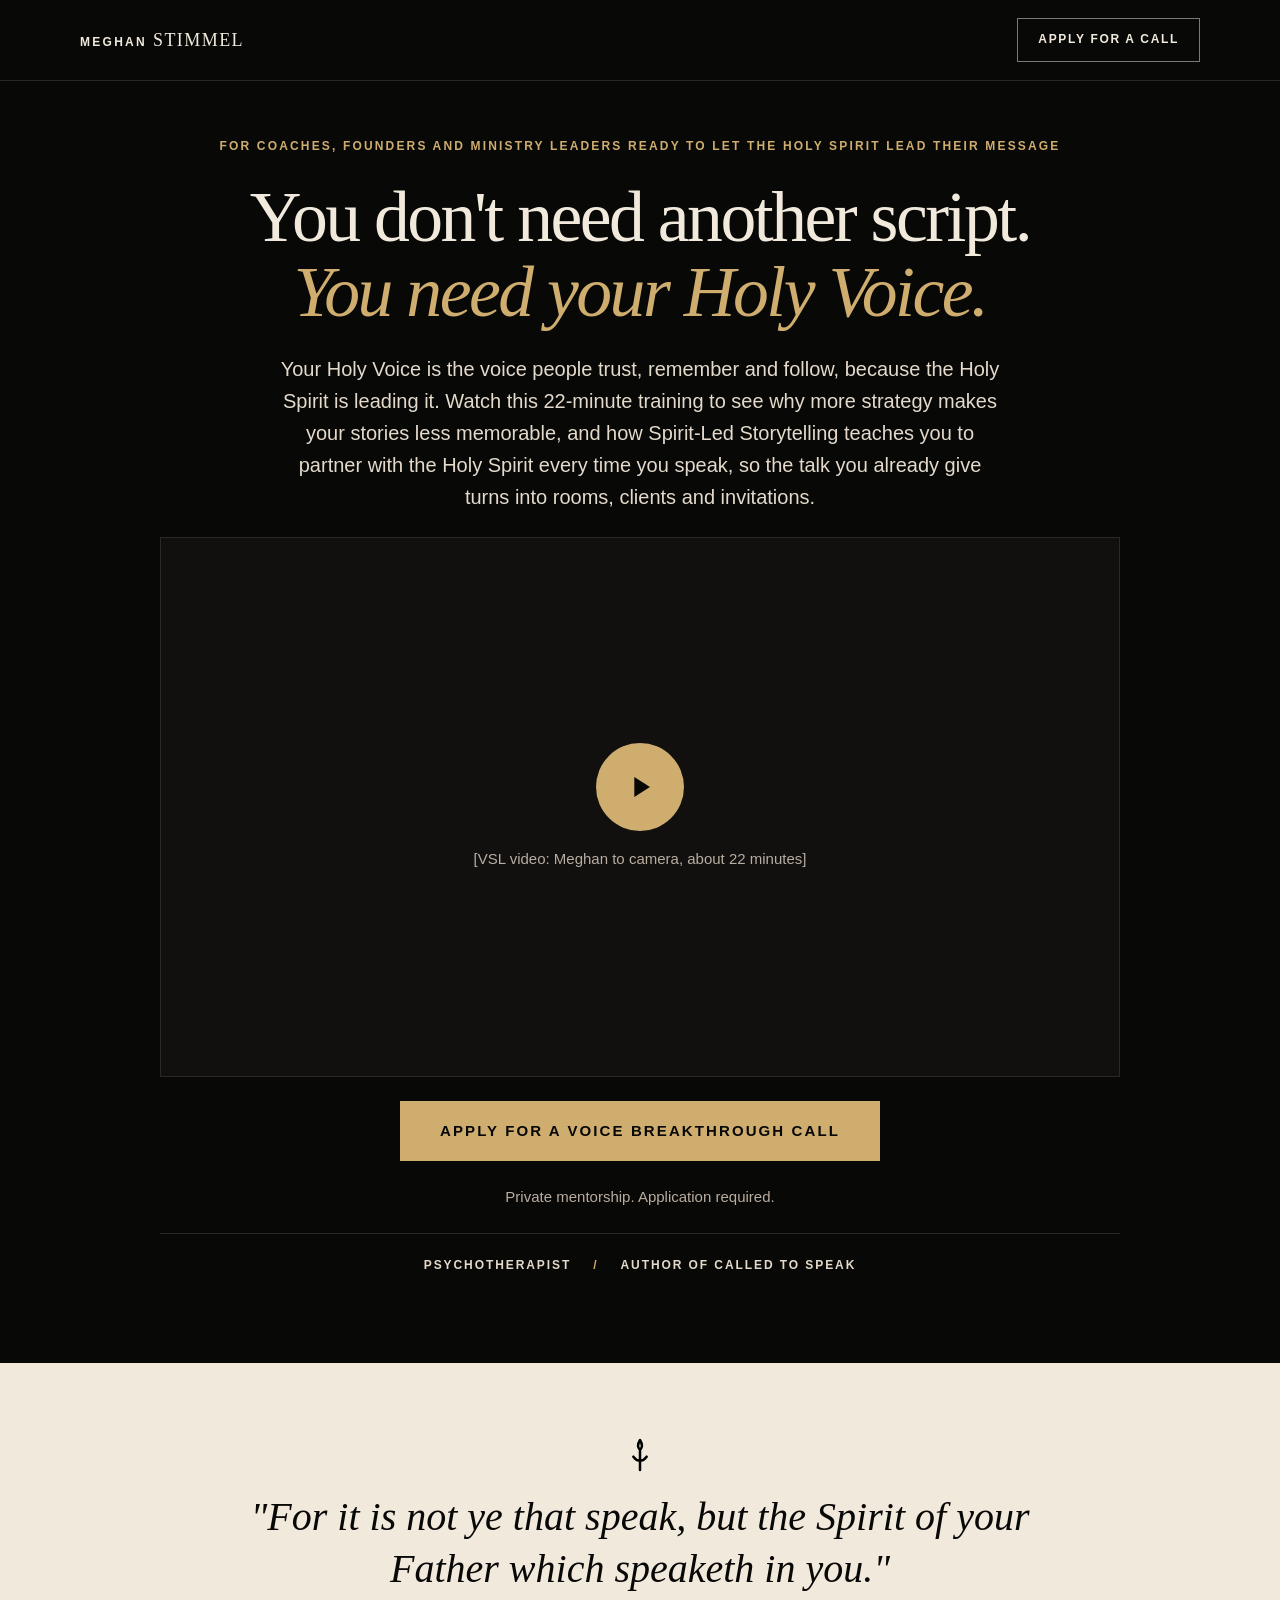
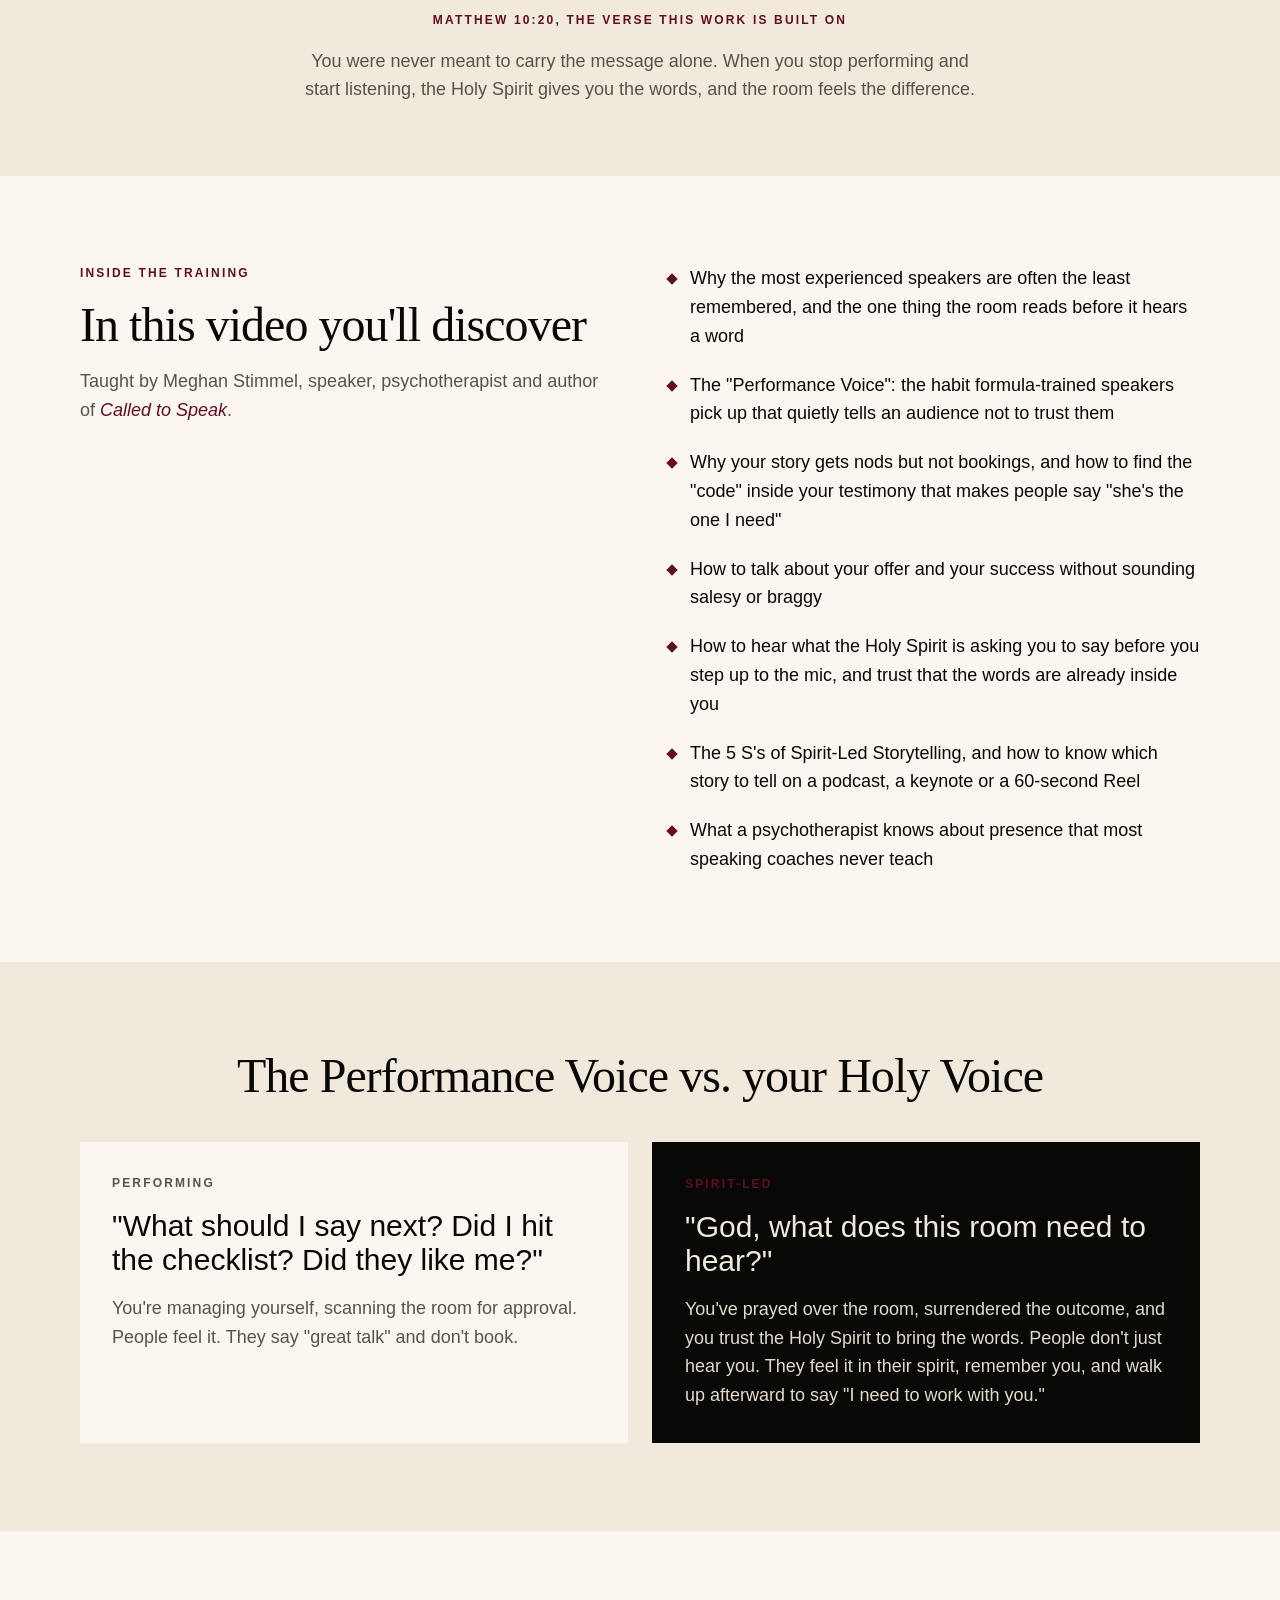
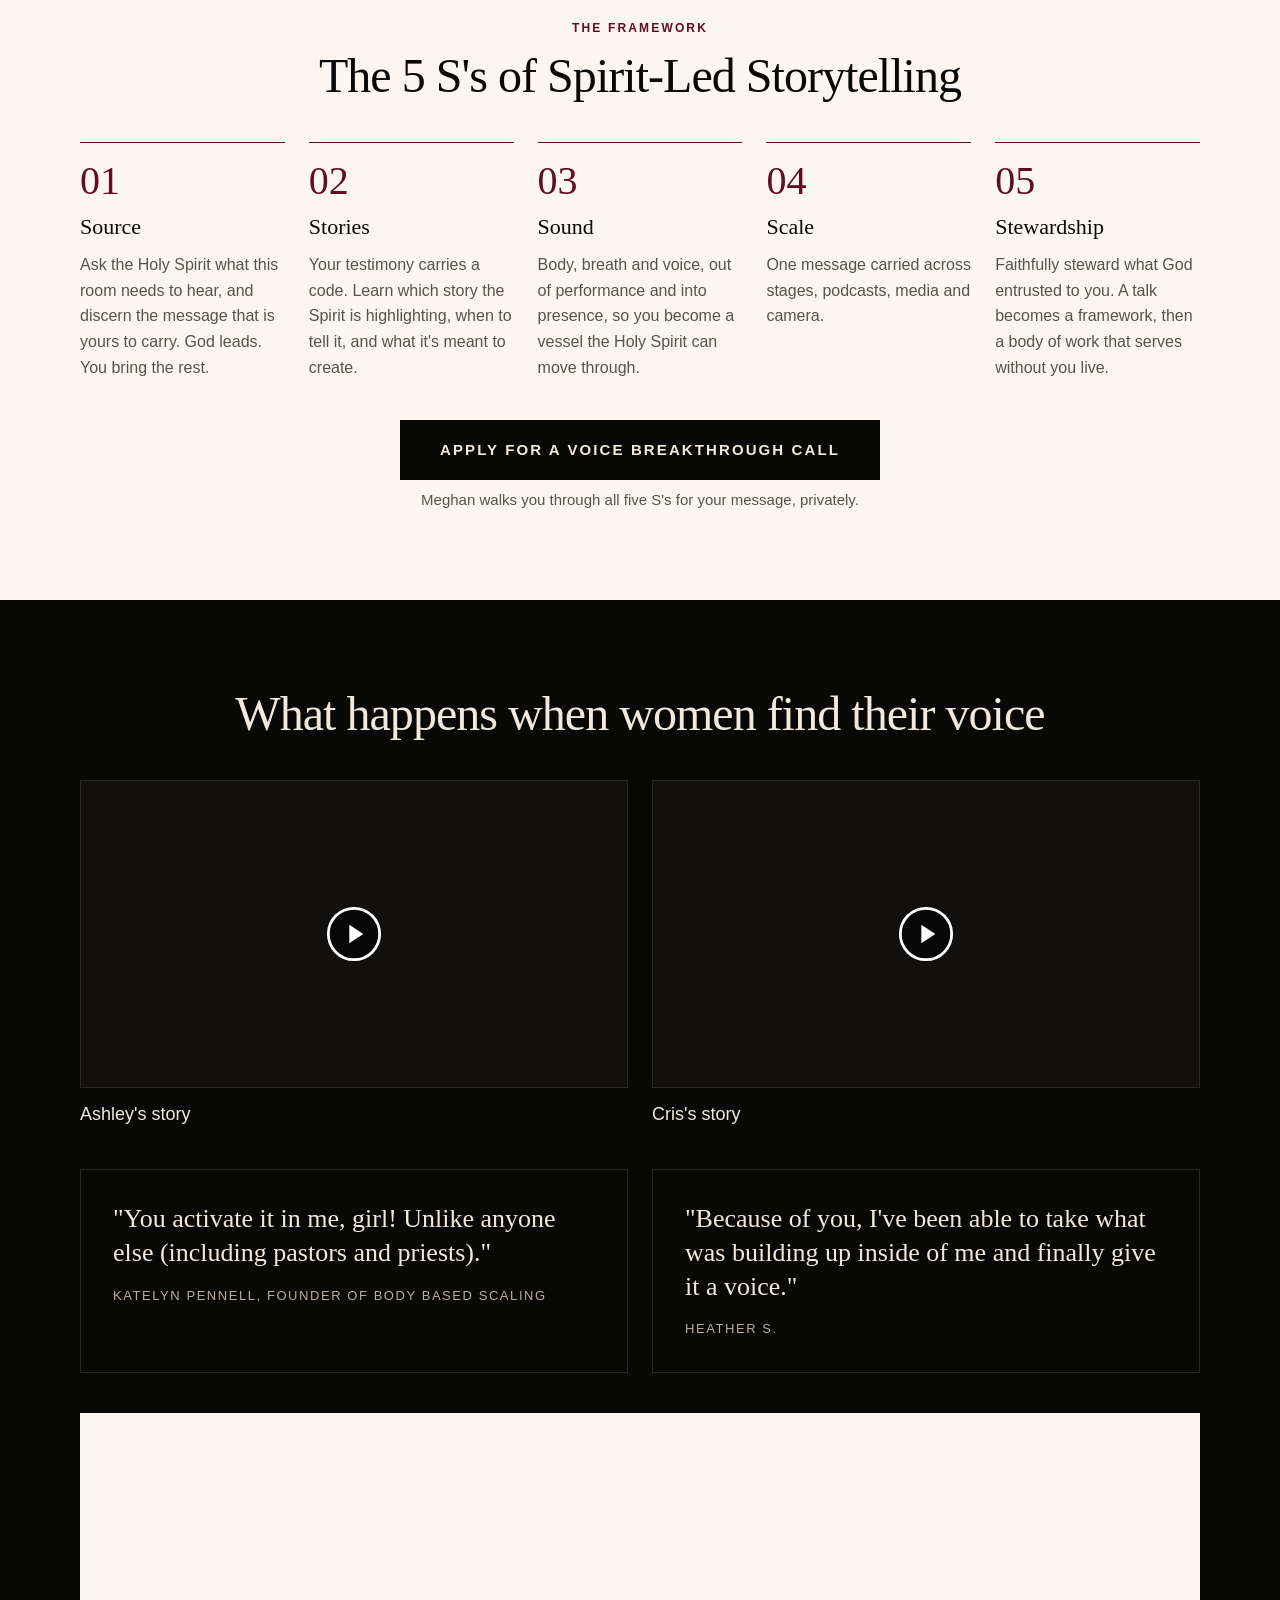
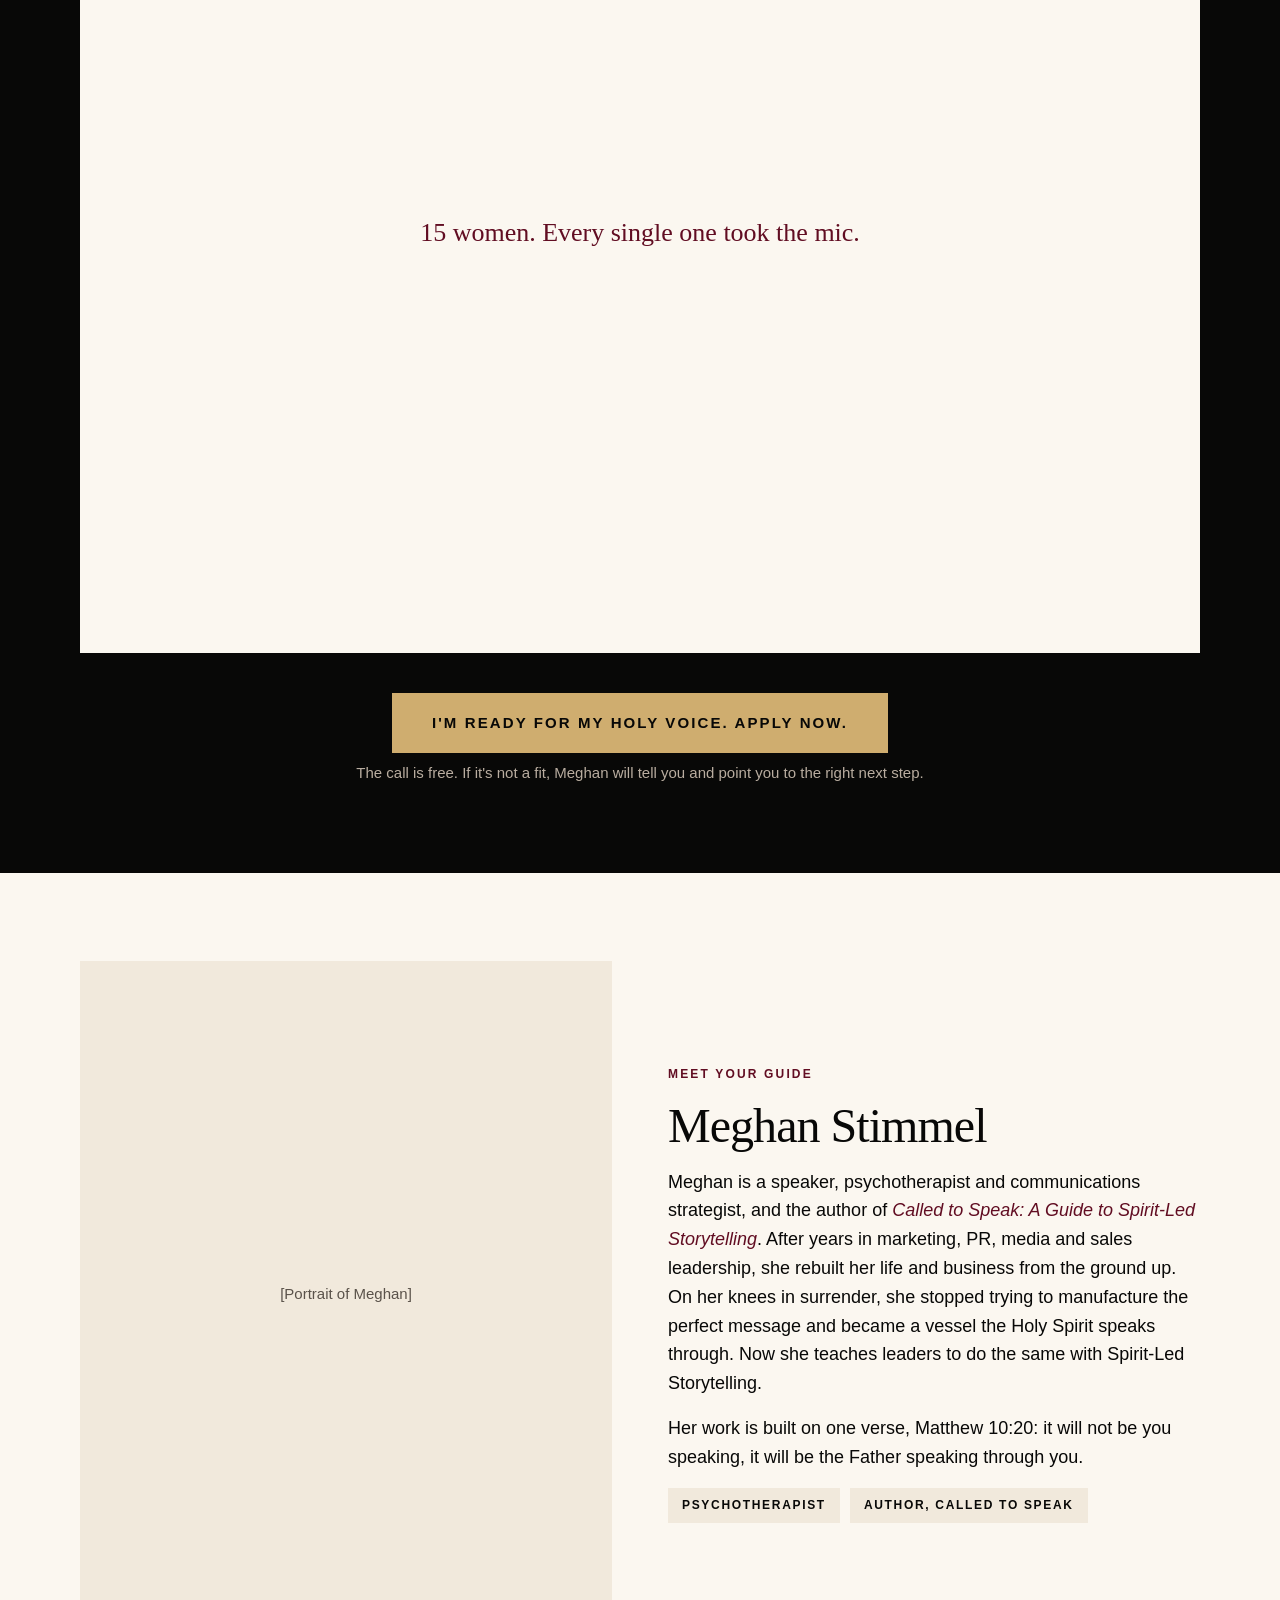
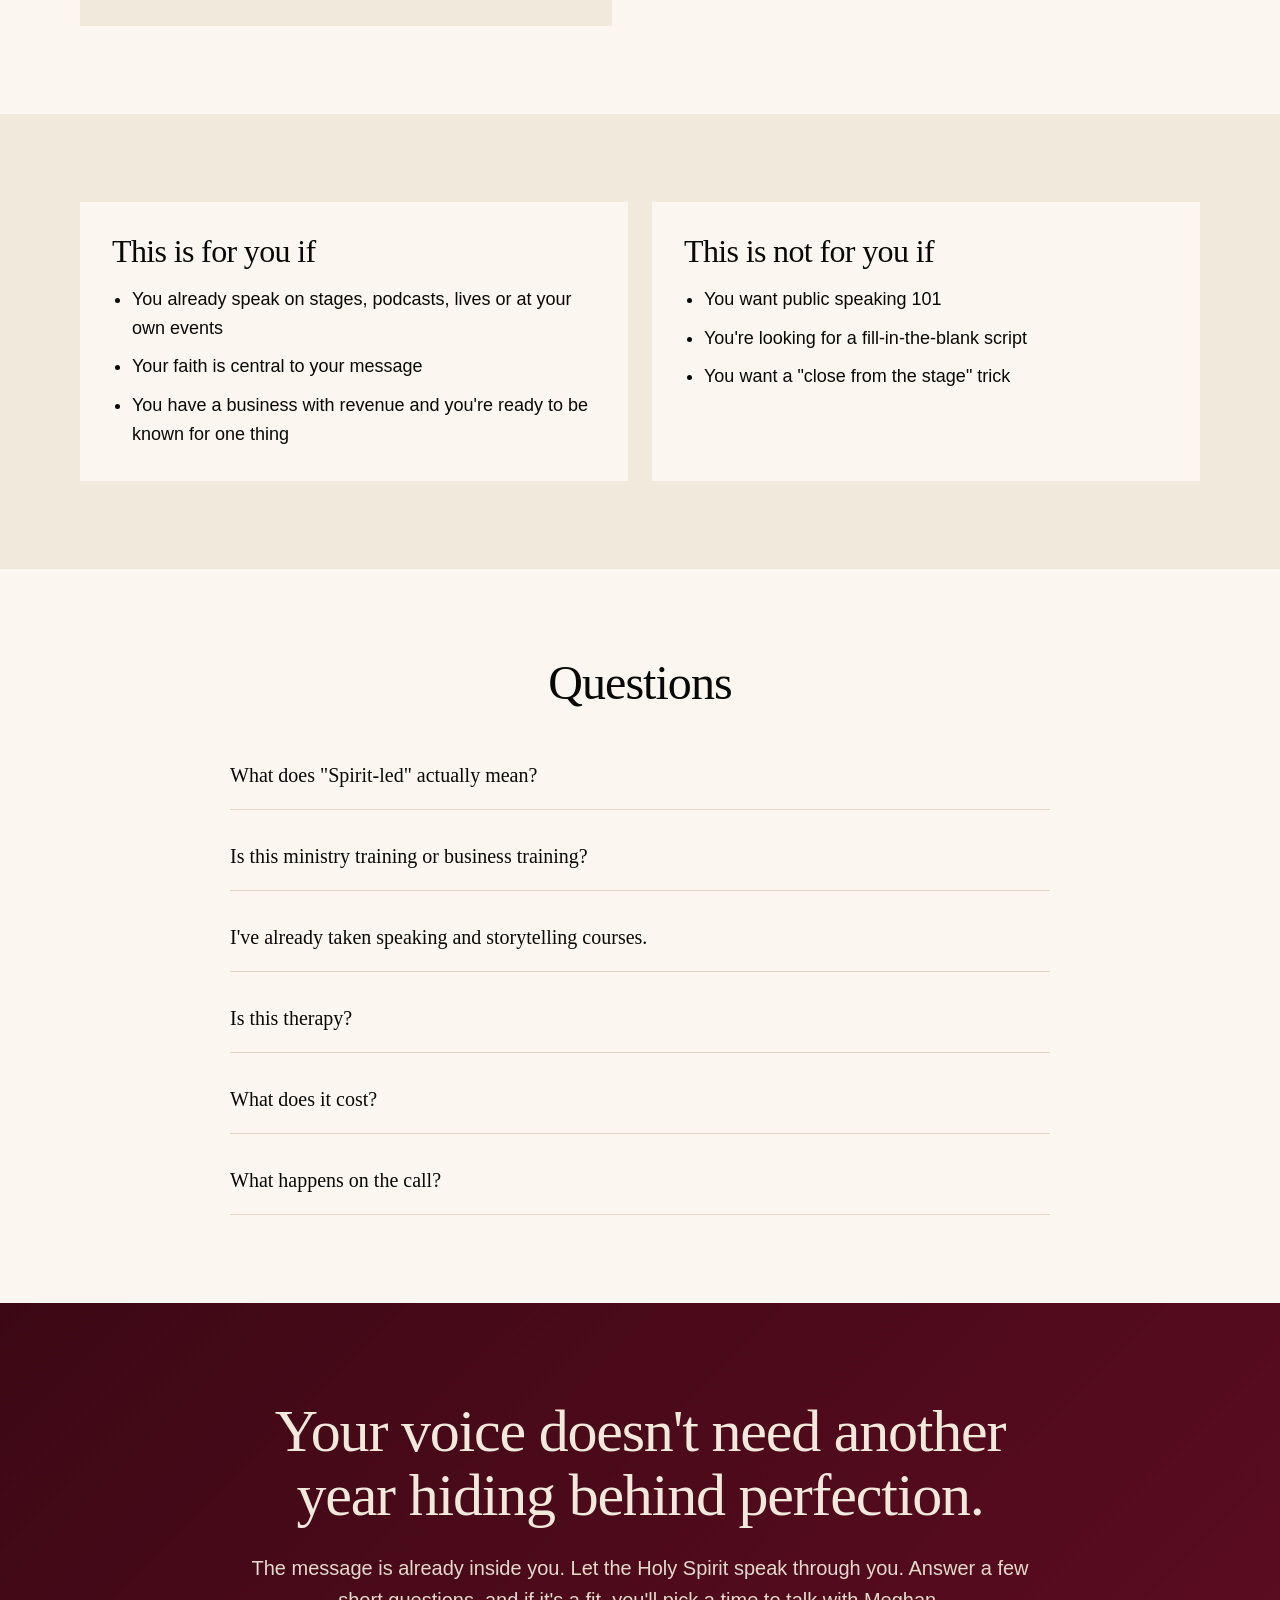
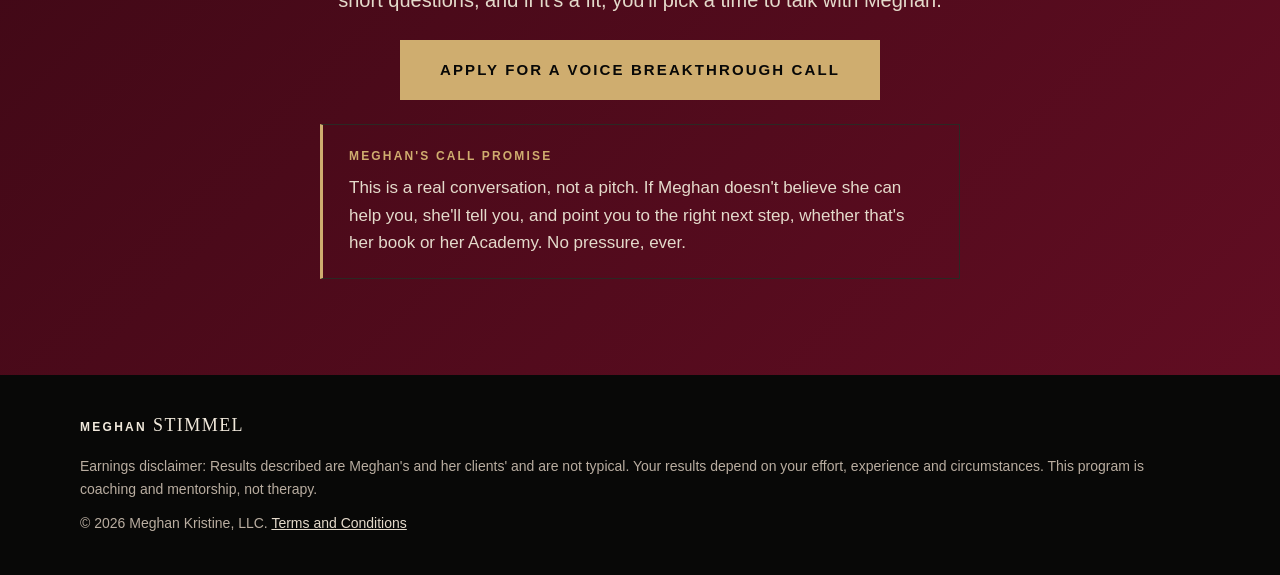
<file: index.html>
<!doctype html>
<html lang="en">
<head>
<meta charset="utf-8">
<meta name="viewport" content="width=device-width,initial-scale=1">
<meta name="robots" content="noindex,nofollow">
<title>Called to Speak: You don't need another script</title>
<link rel="stylesheet" href="assets/cts.css">
<script src="config.js"></script>
<script src="assets/cts.js" defer></script>
</head>
<body class="has-sticky">

<header class="hdr"><div class="wrap">
<span class="wordmark"><span>MEGHAN</span> STIMMEL</span>
<a class="btn ghost" href="apply/">Apply for a Call</a>
</div></header>

<section class="dark sec" style="padding-top:56px">
<div class="wrap col c g24" style="max-width:960px">
<p class="eyebrow">For coaches, founders and ministry leaders ready to let the Holy Spirit lead their message</p>
<h1>You don't need another script.<br><em>You need your Holy Voice.</em></h1>
<p class="lead" style="max-width:720px">Your Holy Voice is the voice people trust, remember and follow, because the Holy Spirit is leading it. Watch this 22-minute training to see why more strategy makes your stories less memorable, and how Spirit-Led Storytelling teaches you to partner with the Holy Spirit every time you speak, so the talk you already give turns into rooms, clients and invitations.</p>
<div class="video" data-video="vslVideoUrl" data-label="VSL video: Meghan to camera, about 22 minutes" role="region" aria-label="Training video"></div>
<a id="heroCta" class="btn lg" href="apply/">Apply for a Voice Breakthrough Call</a>
<p class="mute-d" style="font-size:15px">Private mentorship. Application required. <span data-cfg-text="scarcity" hidden></span></p>
<div class="cred"><span>Psychotherapist</span><i>/</i><span>Author of Called to Speak</span><span data-flag="showFox2" hidden><i>/</i> As seen on FOX 2 Detroit</span></div>
</div>
</section>

<section class="off sec" style="padding:72px 24px">
<figure class="wrap-s col c g16" style="max-width:880px">
<svg width="40" height="40" viewBox="0 0 24 24" aria-hidden="true"><path d="M12 3c-1.6 2.6-1.6 4.4 0 6c1.6-1.6 1.6-3.4 0-6z M12 9v12 M8 13c1.2 1.6 2.6 2.4 4 2.4s2.8-.8 4-2.4" fill="none" stroke="#000" stroke-width="1.5" stroke-linecap="round" stroke-linejoin="round"/></svg>
<blockquote style="font-family:var(--serif);font-style:italic;font-size:clamp(28px,3.4vw,40px);line-height:1.3">"For it is not ye that speak, but the Spirit of your Father which speaketh in you."</blockquote>
<figcaption class="eyebrow">Matthew 10:20, the verse this work is built on</figcaption>
<p class="mute" style="max-width:680px">You were never meant to carry the message alone. When you stop performing and start listening, the Holy Spirit gives you the words, and the room feels the difference.</p>
</figure>
</section>

<section class="sec">
<div class="wrap grid g2" style="gap:56px;align-items:start">
<div class="col g16">
<p class="eyebrow">Inside the training</p>
<h2>In this video you'll discover</h2>
<p class="mute">Taught by Meghan Stimmel, speaker, psychotherapist and author of <em>Called to Speak</em>.</p>
</div>
<ul class="bul">
<li><span>Why the most experienced speakers are often the least remembered, and the one thing the room reads before it hears a word</span></li>
<li><span>The "Performance Voice": the habit formula-trained speakers pick up that quietly tells an audience not to trust them</span></li>
<li><span>Why your story gets nods but not bookings, and how to find the "code" inside your testimony that makes people say "she's the one I need"</span></li>
<li><span>How to talk about your offer and your success without sounding salesy or braggy</span></li>
<li><span>How to hear what the Holy Spirit is asking you to say before you step up to the mic, and trust that the words are already inside you</span></li>
<li><span>The 5 S's of Spirit-Led Storytelling, and how to know which story to tell on a podcast, a keynote or a 60-second Reel</span></li>
<li><span>What a psychotherapist knows about presence that most speaking coaches never teach</span></li>
</ul>
</div>
</section>

<section class="off sec">
<div class="wrap col g40">
<h2 class="center">The Performance Voice vs. your Holy Voice</h2>
<div class="grid g3">
<div class="card col g16" style="background:var(--paper);border:0">
<p class="eyebrow mute">Performing</p>
<p style="font-size:30px;line-height:1.15">"What should I say next? Did I hit the checklist? Did they like me?"</p>
<p class="mute">You're managing yourself, scanning the room for approval. People feel it. They say "great talk" and don't book.</p>
</div>
<div class="card k col g16">
<p class="eyebrow">Spirit-led</p>
<p style="font-size:30px;line-height:1.15">"God, what does this room need to hear?"</p>
<p style="color:var(--t-dark)">You've prayed over the room, surrendered the outcome, and you trust the Holy Spirit to bring the words. People don't just hear you. They feel it in their spirit, remember you, and walk up afterward to say "I need to work with you."</p>
</div>
</div>
</div>
</section>

<section class="sec">
<div class="wrap col g40">
<div class="col c g12"><p class="eyebrow">The framework</p><h2>The 5 S's of Spirit-Led Storytelling</h2></div>
<div class="grid g5">
<div class="step"><b>01</b><strong>Source</strong><span>Ask the Holy Spirit what this room needs to hear, and discern the message that is yours to carry. God leads. You bring the rest.</span></div>
<div class="step"><b>02</b><strong>Stories</strong><span>Your testimony carries a code. Learn which story the Spirit is highlighting, when to tell it, and what it's meant to create.</span></div>
<div class="step"><b>03</b><strong>Sound</strong><span>Body, breath and voice, out of performance and into presence, so you become a vessel the Holy Spirit can move through.</span></div>
<div class="step"><b>04</b><strong>Scale</strong><span>One message carried across stages, podcasts, media and camera.</span></div>
<div class="step"><b>05</b><strong>Stewardship</strong><span>Faithfully steward what God entrusted to you. A talk becomes a framework, then a body of work that serves without you live.</span></div>
</div>
<div class="col c g8"><a class="btn blk lg" href="apply/">Apply for a Voice Breakthrough Call</a><p class="mute" style="font-size:15px">Meghan walks you through all five S's for your message, privately.</p></div>
</div>
</section>

<section class="dark sec">
<div class="wrap col g40">
<h2 class="center">What happens when women find their voice</h2>
<div class="grid g3">
<a class="vcard" href="https://www.youtube.com/watch?v=fCd1F9HRjoc" rel="noopener" target="_blank"><div class="vthumb" style="background-image:url(https://i.ytimg.com/vi/fCd1F9HRjoc/hqdefault.jpg)"><svg width="56" height="56" viewBox="0 0 24 24" aria-hidden="true"><circle cx="12" cy="12" r="11" fill="rgba(0,0,0,.55)" stroke="#fff" stroke-width="1.2"/><path d="M10 8v8l6-4z" fill="#fff"/></svg></div><span style="font-weight:500">Ashley's story</span></a>
<a class="vcard" href="https://www.youtube.com/watch?v=Cmv8oIiAxOg" rel="noopener" target="_blank"><div class="vthumb" style="background-image:url(https://i.ytimg.com/vi/Cmv8oIiAxOg/hqdefault.jpg)"><svg width="56" height="56" viewBox="0 0 24 24" aria-hidden="true"><circle cx="12" cy="12" r="11" fill="rgba(0,0,0,.55)" stroke="#fff" stroke-width="1.2"/><path d="M10 8v8l6-4z" fill="#fff"/></svg></div><span style="font-weight:500">Cris's story</span></a>
</div>
<div class="grid g3">
<figure class="card col g16"><blockquote class="quote">"You activate it in me, girl! Unlike anyone else (including pastors and priests)."</blockquote><figcaption class="cap mute-d">Katelyn Pennell, founder of Body Based Scaling</figcaption></figure>
<figure class="card col g16"><blockquote class="quote">"Because of you, I've been able to take what was building up inside of me and finally give it a voice."</blockquote><figcaption class="cap mute-d">Heather S.</figcaption></figure>
</div>
<div class="grid g3" id="retreat">
<div style="aspect-ratio:4/3;border-radius:0;background:var(--paper);color:var(--wine);font-family:var(--serif);display:flex;align-items:center;justify-content:center;padding:24px;text-align:center;font-size:26px;line-height:1.15">15 women. Every single one took the mic.</div>
</div>
<div class="col c g8"><a class="btn lg" href="apply/">I'm ready for my Holy Voice. Apply now.</a><p class="mute-d" style="font-size:15px">The call is free. If it's not a fit, Meghan will tell you and point you to the right next step.</p></div>
</div>
</section>

<section class="sec">
<div class="wrap grid g2" style="gap:56px;align-items:center">
<div data-portrait role="img" aria-label="Portrait of Meghan" style="aspect-ratio:4/5;border-radius:0;background:var(--ivory) center/cover;display:flex;align-items:center;justify-content:center;color:var(--t-light);font-size:15px">[Portrait of Meghan]</div>
<div class="col g16">
<p class="eyebrow">Meet your guide</p>
<h2>Meghan Stimmel</h2>
<p>Meghan is a speaker, psychotherapist and communications strategist, and the author of <em>Called to Speak: A Guide to Spirit-Led Storytelling</em>. After years in marketing, PR, media and sales leadership, she rebuilt her life and business from the ground up. On her knees in surrender, she stopped trying to manufacture the perfect message and became a vessel the Holy Spirit speaks through. Now she teaches leaders to do the same with Spirit-Led Storytelling.</p>
<p>Her work is built on one verse, Matthew 10:20: it will not be you speaking, it will be the Father speaking through you.</p>
<div style="display:flex;flex-wrap:wrap;gap:10px"><span class="pill">Psychotherapist</span><span class="pill">Author, Called to Speak</span><span class="pill" data-flag="showFox2" hidden>As seen on FOX 2 Detroit</span><span class="pill" data-flag="showWotY" hidden>2025 Women of Birmingham</span></div>
</div>
</div>
</section>

<section class="off sec">
<div class="wrap grid g2">
<div class="card col g16" style="border:0"><h3>This is for you if</h3><ul class="chk"><li>You already speak on stages, podcasts, lives or at your own events</li><li>Your faith is central to your message</li><li>You have a business with revenue and you're ready to be known for one thing</li></ul></div>
<div class="card col g16" style="border:0"><h3>This is not for you if</h3><ul class="chk"><li>You want public speaking 101</li><li>You're looking for a fill-in-the-blank script</li><li>You want a "close from the stage" trick</li></ul></div>
</div>
</section>

<section class="sec">
<div class="wrap-s col g12" style="max-width:820px">
<h2 class="center" style="margin-bottom:20px">Questions</h2>
<details><summary>What does "Spirit-led" actually mean?</summary><p>It means you stop performing and start partnering with the Holy Spirit. You pray over the room, listen for what it needs, and trust that the words are already inside you. Then you bring the craft: story, voice and structure.</p></details>
<details><summary>Is this ministry training or business training?</summary><p>Both. Spirit-led does not mean strategy-free. God leads the message. You bring the rest.</p></details>
<details><summary>I've already taken speaking and storytelling courses.</summary><p>Most of Meghan's clients have. This isn't more information. It's private work on how you deliver it.</p></details>
<details><summary>Is this therapy?</summary><p>No. Meghan's psychotherapy training informs how she coaches, but this is a coaching and mentorship program.</p></details>
<details><summary>What does it cost?</summary><p>It's a premium, five-figure private mentorship. You'll go over everything on the call once you both know it's a fit.</p></details>
<details><summary>What happens on the call?</summary><p>A 45-minute conversation about where your voice is now, where it's going, and whether working together makes sense. If it doesn't, Meghan will point you to the right next step.</p></details>
</div>
</section>

<section class="wine sec" style="padding:96px 24px">
<div class="wrap-s col c g24" style="max-width:820px">
<h2 style="font-size:clamp(40px,5vw,60px)">Your voice doesn't need another year hiding behind perfection.</h2>
<p class="lead">The message is already inside you. Let the Holy Spirit speak through you. Answer a few short questions, and if it's a fit, you'll pick a time to talk with Meghan.</p>
<a class="btn lg" href="apply/">Apply for a Voice Breakthrough Call</a>
<div class="promise"><p class="eyebrow" style="font-weight:600">Meghan's call promise</p><p style="color:var(--t-dark);font-size:17px">This is a real conversation, not a pitch. If Meghan doesn't believe she can help you, she'll tell you, and point you to the right next step, whether that's her book or her Academy. No pressure, ever.</p></div>
</div>
</section>

<footer class="foot"><div class="wrap"><p class="foot-mark"><span class="wordmark"><span>MEGHAN</span> STIMMEL</span></p>
<p>Earnings disclaimer: Results described are Meghan's and her clients' and are not typical. Your results depend on your effort, experience and circumstances. This program is coaching and mentorship, not therapy.</p>
<p>&copy; 2026 Meghan Kristine, LLC. <a href="https://apricity.myflodesk.com/tnc">Terms and Conditions</a> <a data-privacy hidden>Privacy Policy</a></p>
</div></footer>

<div class="sticky" id="stickyBar"><a class="btn" href="apply/">Apply for a Voice Breakthrough Call</a></div>

<script src="assets/vsl-page.js" defer></script>
</body>
</html>
</file>
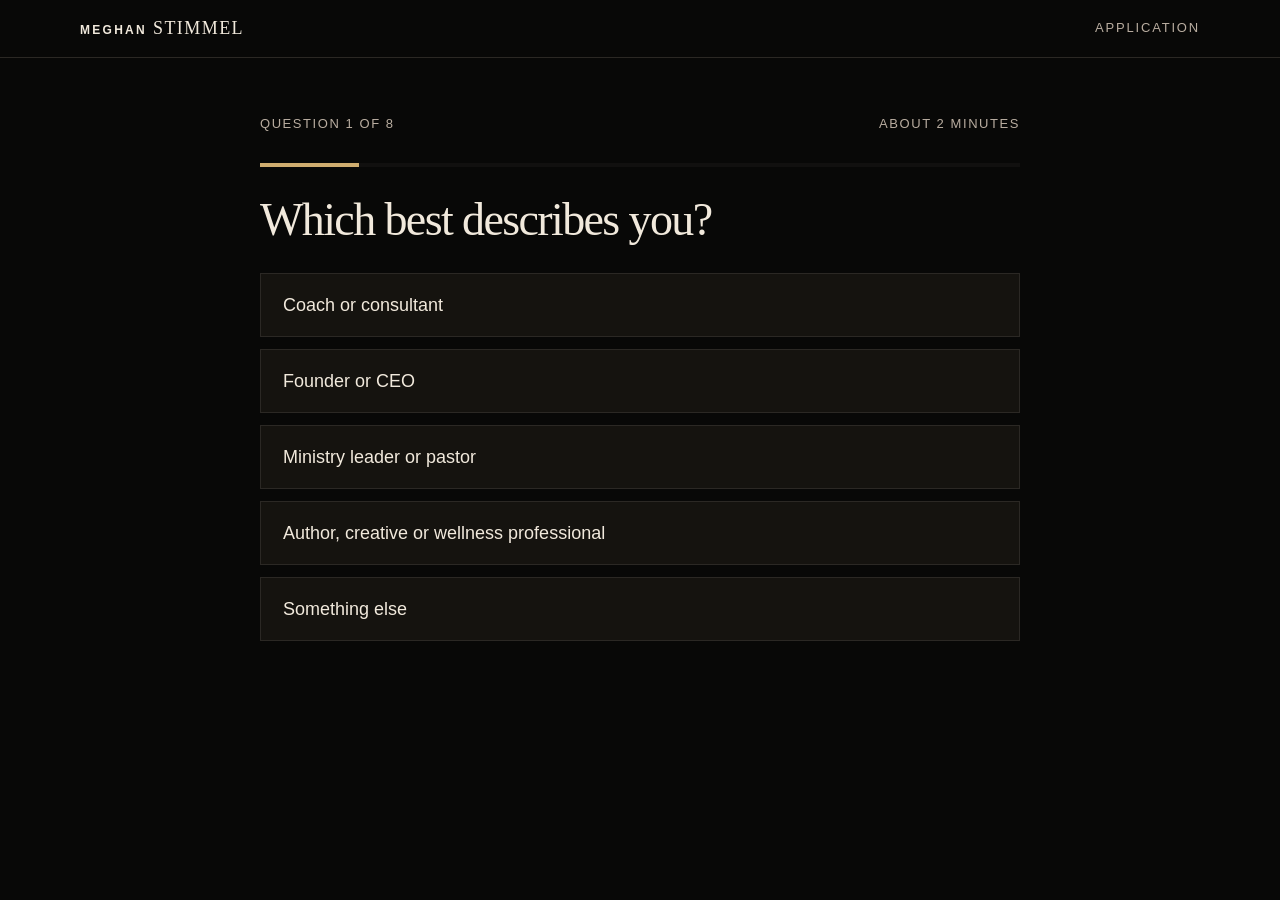
<file: apply/index.html>
<!doctype html>
<html lang="en">
<head>
<meta charset="utf-8">
<meta name="viewport" content="width=device-width,initial-scale=1">
<meta name="robots" content="noindex,nofollow">
<title>Called to Speak: Application</title>
<link rel="stylesheet" href="../assets/cts.css">
<script src="../config.js"></script>
<script src="../assets/cts.js" defer></script>
</head>
<body class="shell">
<header class="hdr line"><div class="wrap"><a class="wordmark" href="../"><span>MEGHAN</span> STIMMEL</a><span class="note" id="hdrNote">Application</span></div></header>
<main id="app" aria-live="polite"></main>
<script src="../assets/apply.js" defer></script>
</body>
</html>
</file>
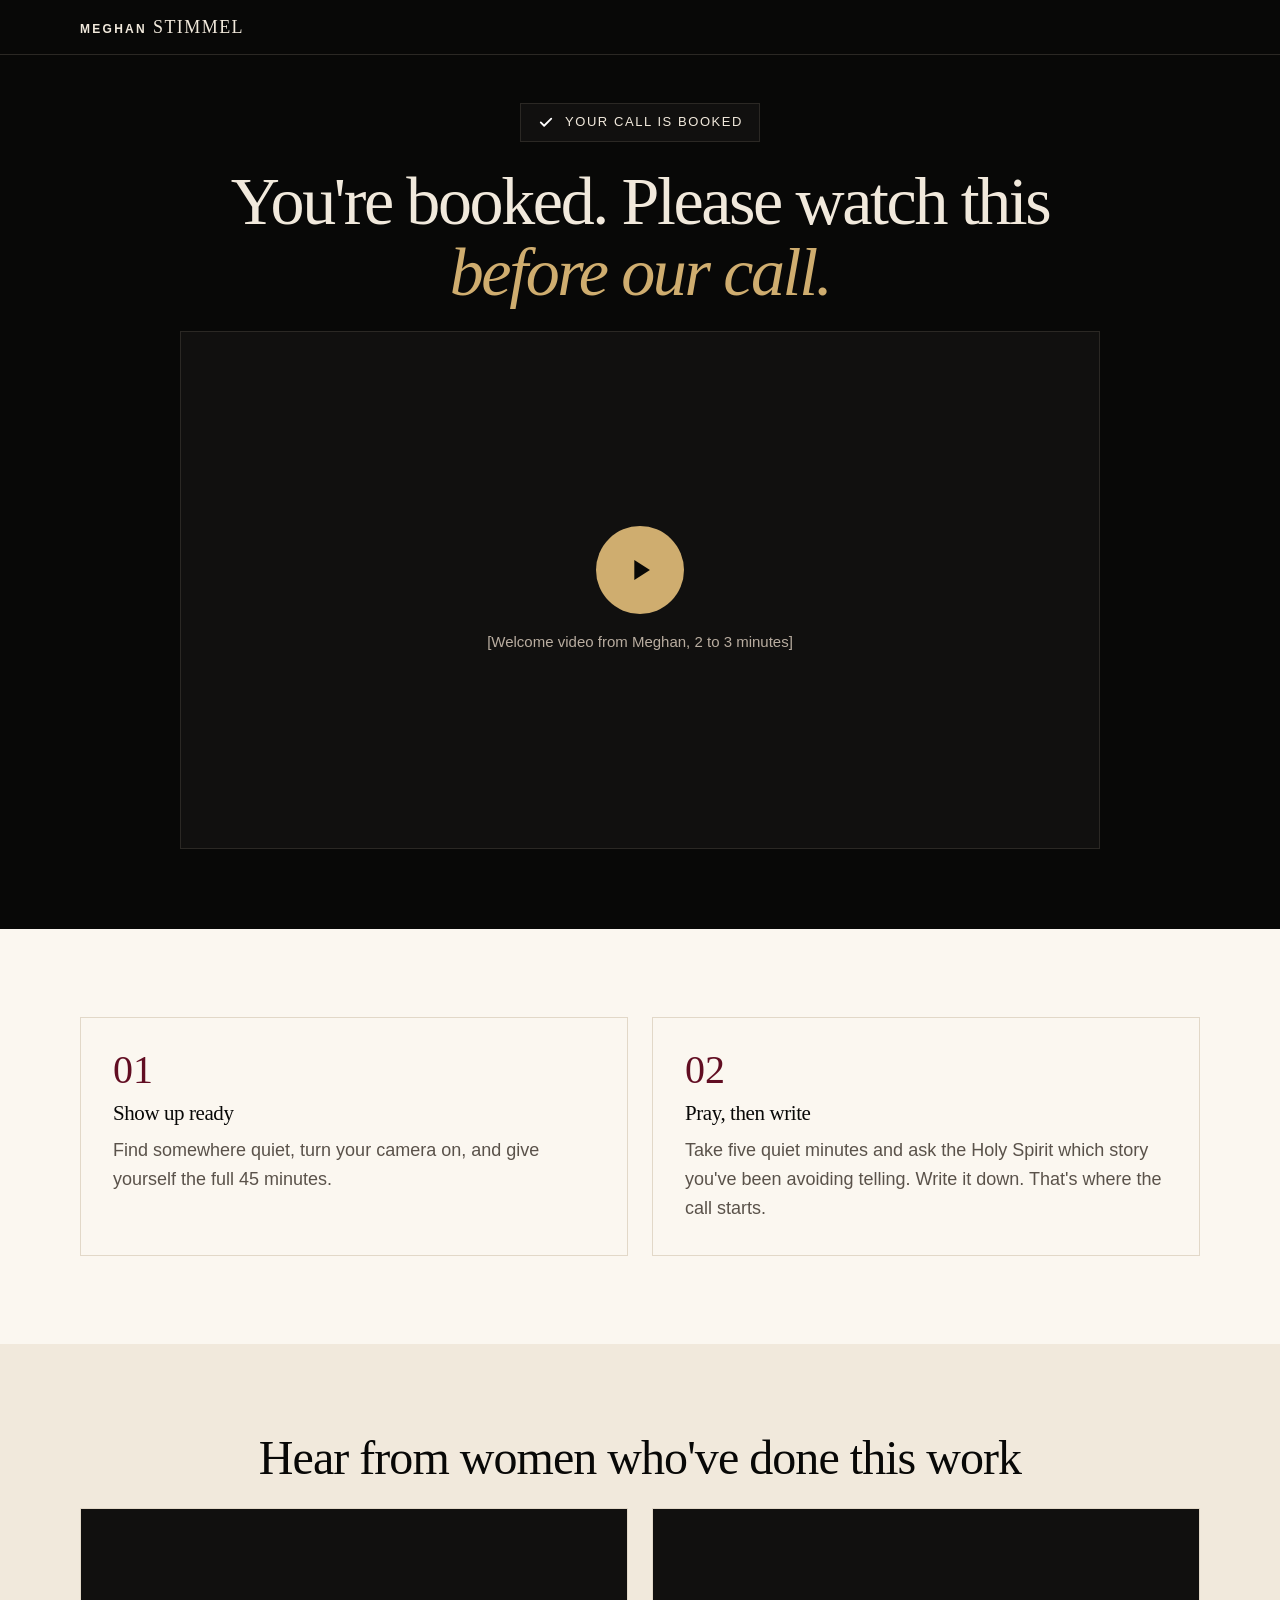
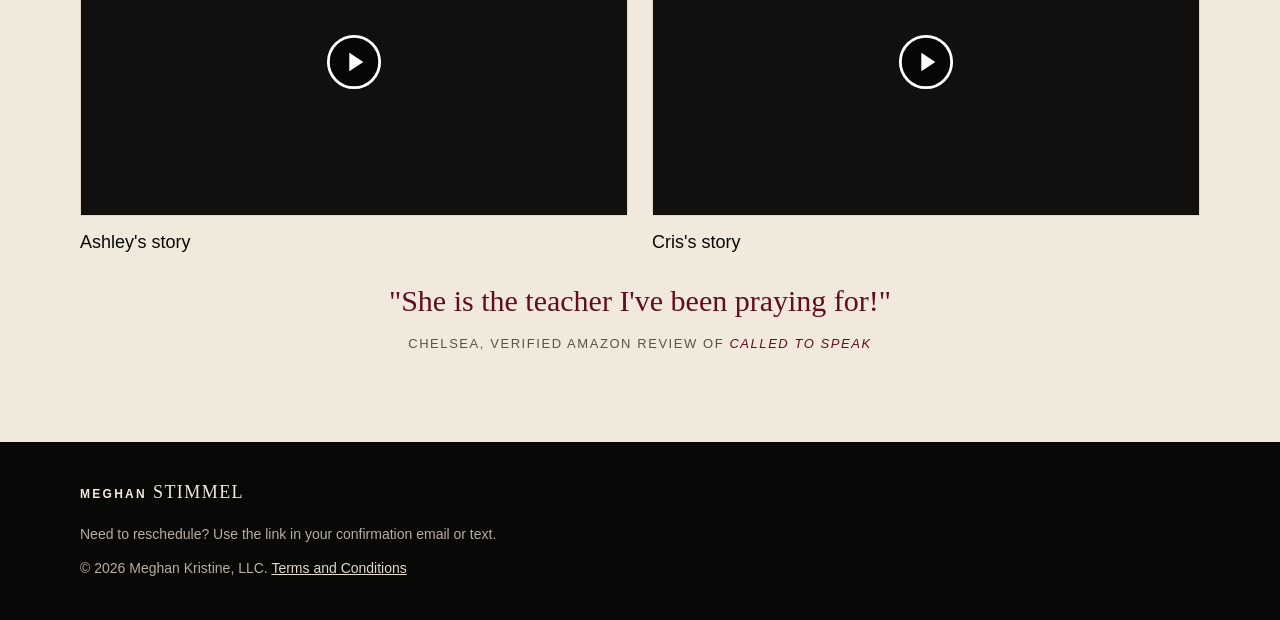
<file: booked/index.html>
<!doctype html>
<html lang="en">
<head>
<meta charset="utf-8">
<meta name="viewport" content="width=device-width,initial-scale=1">
<meta name="robots" content="noindex,nofollow">
<title>Called to Speak: You're booked</title>
<link rel="stylesheet" href="../assets/cts.css">
<script src="../config.js"></script>
<script src="../assets/cts.js" defer></script>
</head>
<body class="light">
<header class="hdr"><div class="wrap"><a class="wordmark" href="../"><span>MEGHAN</span> STIMMEL</a></div></header>

<section class="dark sec" style="padding:48px 24px 80px"><div class="wrap col c g24" style="max-width:920px">
<div style="display:inline-flex;align-items:center;gap:10px;padding:8px 16px;border-radius:0;background:var(--charcoal);border:1px solid var(--line);font-size:13px;letter-spacing:.12em;text-transform:uppercase"><svg width="18" height="18" viewBox="0 0 24 24" aria-hidden="true"><path d="M5 12.5l4.5 4.5L19 7.5" fill="none" stroke="#fff" stroke-width="2.4" stroke-linecap="round" stroke-linejoin="round"/></svg>Your call is booked</div>
<h1 style="font-size:clamp(40px,5.5vw,68px);line-height:1.04">You're booked. Please watch this <em>before our call.</em></h1>
<div class="video" data-video="welcomeVideoUrl" data-label="Welcome video from Meghan, 2 to 3 minutes" role="region" aria-label="Welcome video"></div>
</div></section>

<section class="sec"><div class="wrap grid g3">
<div class="card col g12"><span style="font-family:var(--serif);font-size:40px;line-height:1;color:var(--wine)">01</span><h3 style="font-size:21px;text-transform:none;font-weight:500">Show up ready</h3><p class="mute">Find somewhere quiet, turn your camera on, and give yourself the full 45 minutes.</p></div>
<div class="card col g12"><span style="font-family:var(--serif);font-size:40px;line-height:1;color:var(--wine)">02</span><h3 style="font-size:21px;text-transform:none;font-weight:500">Pray, then write</h3><p class="mute">Take five quiet minutes and ask the Holy Spirit which story you've been avoiding telling. Write it down. That's where the call starts.</p></div>
<div class="card col g12" data-cfg-href-wrap hidden id="chapterCard"><span style="font-family:var(--serif);font-size:40px;line-height:1;color:var(--wine)">03</span><h3 style="font-size:21px;text-transform:none;font-weight:500">Read chapter one</h3><p class="mute" style="flex-grow:1">A gift from Meghan: the first chapter of <em>Called to Speak</em>.</p><a class="btn out" data-cfg-href="chapterPdfUrl" hidden>Download chapter 1 (PDF)</a></div>
</div></section>

<section class="off sec"><div class="wrap col g24">
<h2 class="center">Hear from women who've done this work</h2>
<div class="grid g3">
<a class="vcard" href="https://www.youtube.com/watch?v=fCd1F9HRjoc" rel="noopener" target="_blank" style="color:var(--ink)"><div class="vthumb" style="background-image:url(https://i.ytimg.com/vi/fCd1F9HRjoc/hqdefault.jpg)"><svg width="56" height="56" viewBox="0 0 24 24" aria-hidden="true"><circle cx="12" cy="12" r="11" fill="rgba(0,0,0,.55)" stroke="#fff" stroke-width="1.2"/><path d="M10 8v8l6-4z" fill="#fff"/></svg></div><span style="font-weight:500">Ashley's story</span></a>
<a class="vcard" href="https://www.youtube.com/watch?v=Cmv8oIiAxOg" rel="noopener" target="_blank" style="color:var(--ink)"><div class="vthumb" style="background-image:url(https://i.ytimg.com/vi/Cmv8oIiAxOg/hqdefault.jpg)"><svg width="56" height="56" viewBox="0 0 24 24" aria-hidden="true"><circle cx="12" cy="12" r="11" fill="rgba(0,0,0,.55)" stroke="#fff" stroke-width="1.2"/><path d="M10 8v8l6-4z" fill="#fff"/></svg></div><span style="font-weight:500">Cris's story</span></a>
</div>
<figure class="center" style="max-width:760px;margin:0 auto"><blockquote style="font-family:var(--serif);font-size:30px;line-height:1.3;color:var(--wine)">"She is the teacher I've been praying for!"</blockquote><figcaption class="cap mute" style="margin-top:14px">Chelsea, verified Amazon review of <em>Called to Speak</em></figcaption></figure>
</div></section>

<footer class="foot"><div class="wrap"><p class="foot-mark"><span class="wordmark"><span>MEGHAN</span> STIMMEL</span></p><p>Need to reschedule? Use the link in your confirmation email or text.</p><p>&copy; 2026 Meghan Kristine, LLC. <a href="https://apricity.myflodesk.com/tnc">Terms and Conditions</a></p></div></footer>
<script>document.addEventListener('DOMContentLoaded',function(){var a=document.querySelector('[data-cfg-href]');var c=document.getElementById('chapterCard');if(window.CTS.chapterPdfUrl){c.hidden=false;}window.CTS.track&&window.CTS.track('Schedule',{content_name:'Call booked'});});</script>
</body>
</html>
</file>
<file: assets/cts.css>
/* Called to Speak funnel styles. Gold + wine on near-black (brand switch 2026-11-02, tokens read from Meghan's
   speaker booking site): ink #080807, charcoal #11100F, ivory #F1E9DC, paper #FBF7F0, gold #CFAD6F, wine #610D22.
   Display = her exact stack: Iowan Old Style, Baskerville, Times New Roman (no web font, same as her site), sentence case; labels/buttons = Helvetica Neue 700 caps. */
:root{--ink:#080807;--charcoal:#11100F;--ivory:#F1E9DC;--paper:#FBF7F0;--gold:#CFAD6F;--wine:#610D22;--wine2:#3D0815;
  --line:#2B2824;--line-l:#E2D8C8;--t-dark:#E4DACB;--t-mute:#B9ADA0;--t-light:#5A524A;--field:#15130F;
  --serif:"Iowan Old Style",Baskerville,"Times New Roman",serif;--sans:'Helvetica Neue',Arial,sans-serif}
*{box-sizing:border-box}
html{-webkit-text-size-adjust:100%}
body{margin:0;font-family:var(--sans);font-size:18px;line-height:1.6;color:var(--ink);background:var(--paper)}
[hidden]{display:none!important}
a{color:inherit}
img{max-width:100%}
h1,h2,h3{margin:0;font-family:var(--serif);font-weight:400;line-height:1.08;letter-spacing:-.02em}
h1{font-size:clamp(38px,5.6vw,72px);line-height:1.04;letter-spacing:-.035em}
h2{font-size:clamp(32px,4.2vw,48px)}
h3{font-size:clamp(24px,2.8vw,32px)}
p{margin:0}
em{font-style:italic;color:var(--wine)}
.dark em,.shell em,.card.k em{color:var(--gold)}
.wrap{max-width:1120px;margin:0 auto}
.wrap-s{max-width:860px;margin:0 auto}
.center{text-align:center}
.col{display:flex;flex-direction:column}
.col.c{align-items:center;text-align:center}
.g8{gap:8px}.g12{gap:12px}.g16{gap:16px}.g24{gap:24px}.g40{gap:40px}
.dark{background:var(--ink);color:var(--ivory)}
.off{background:var(--ivory)}
.wine{background:linear-gradient(135deg,var(--wine2),var(--wine));color:var(--ivory)}
.sec{padding:88px 24px}
.eyebrow{font-size:12px;letter-spacing:.18em;text-transform:uppercase;font-weight:700;color:var(--wine)}
.dark .eyebrow,.shell .eyebrow,.wine .eyebrow{color:var(--gold)}
.mute{color:var(--t-light)}
.dark .mute,.mute-d,.wine .mute{color:var(--t-mute)}
.lead{font-size:20px;color:var(--t-dark)}
.hdr{background:var(--ink);color:var(--ivory);padding:18px 24px;border-bottom:1px solid var(--line)}
.hdr .wrap{display:flex;align-items:center;justify-content:space-between;gap:16px;flex-wrap:wrap}
.hdr .brand{font-family:var(--serif);font-size:24px;letter-spacing:.01em;text-decoration:none;color:var(--ivory)}
.hdr .note{font-size:13px;letter-spacing:.14em;text-transform:uppercase;color:var(--t-mute)}
.hdr.line{border-bottom:1px solid var(--line)}
.btn{display:inline-flex;align-items:center;justify-content:center;min-height:56px;padding:0 34px;border-radius:0;border:0;background:var(--gold);color:var(--ink);text-decoration:none;font-family:var(--sans);font-weight:700;font-size:14px;letter-spacing:.14em;text-transform:uppercase;cursor:pointer;text-align:center}
.btn:hover{background:#D9BC84}
.btn.blk{background:var(--ink);color:var(--ivory)}
.btn.blk:hover{background:var(--wine)}
.btn.ghost{background:transparent;border:1px solid rgba(241,233,220,.5);color:var(--ivory);min-height:44px;padding:0 20px;font-size:12px}
.btn.out{background:transparent;border:1px solid var(--ink);color:var(--ink)}
.btn.lg{min-height:60px;padding:0 40px;font-size:15px}
.btn:focus-visible,.opt:focus-visible,.link-btn:focus-visible,summary:focus-visible,a:focus-visible,input:focus-visible,textarea:focus-visible{outline:3px solid var(--gold);outline-offset:2px;box-shadow:0 0 0 5px var(--ink)}
.light .btn:focus-visible,.off .btn:focus-visible,.sec:not(.dark) a:focus-visible{outline-color:var(--wine);box-shadow:0 0 0 5px var(--paper)}
.link-btn{align-self:flex-start;min-height:44px;padding:0 4px;border:0;background:transparent;color:var(--t-mute);font:inherit;font-size:15px;cursor:pointer;text-decoration:underline}
.video{width:100%;aspect-ratio:16/9;border-radius:0;background:var(--charcoal);border:1px solid var(--line);overflow:hidden;display:flex;flex-direction:column;align-items:center;justify-content:center;gap:16px;color:var(--t-mute);font-size:15px}
.video iframe{width:100%;height:100%;border:0}
.play{width:88px;height:88px;border-radius:999px;background:var(--gold);display:flex;align-items:center;justify-content:center}
.cred{display:flex;flex-wrap:wrap;justify-content:center;gap:10px 22px;padding-top:22px;border-top:1px solid var(--line);font-size:12px;font-weight:700;letter-spacing:.16em;text-transform:uppercase;color:var(--t-dark);width:100%}
.cred i{font-style:normal;color:var(--gold)}
.grid{display:grid;gap:24px}
.g3{grid-template-columns:repeat(auto-fit,minmax(300px,1fr))}
.g5{grid-template-columns:repeat(auto-fit,minmax(200px,1fr))}
.g2{grid-template-columns:repeat(auto-fit,minmax(300px,1fr))}
.card{background:var(--paper);border:1px solid var(--line-l);border-radius:0;padding:32px}
.card.k{background:var(--ink);color:var(--ivory);border-color:var(--ink)}
.card.o{background:var(--ivory);border:0}
.dark .card{background:transparent;border-color:var(--line)}
.step{border-top:1px solid var(--wine);padding-top:18px;display:flex;flex-direction:column;gap:8px}
.dark .step{border-top-color:var(--gold)}
.step b{font-family:var(--serif);font-size:40px;font-weight:400;line-height:1;color:var(--wine)}
.dark .step b{color:var(--gold)}
.step strong{font-family:var(--serif);font-weight:400;font-size:22px}
.step span{color:var(--t-light);font-size:16px}
.dark .step span{color:var(--t-mute)}
.bul{margin:0;padding:0;list-style:none;display:flex;flex-direction:column;gap:20px}
.bul li{display:flex;gap:14px}
.bul li:before{content:"";flex:none;width:8px;height:8px;margin-top:11px;background:var(--wine);transform:rotate(45deg)}
.dark .bul li:before{background:var(--gold)}
.chk{margin:0;padding-left:20px;display:flex;flex-direction:column;gap:10px}
blockquote{margin:0}
figure{margin:0}
.quote{font-family:var(--serif);font-size:26px;line-height:1.3;color:var(--wine)}
.dark .quote,.card.k .quote{color:var(--ivory)}
.cap{font-size:13px;letter-spacing:.12em;text-transform:uppercase}
.vcard{text-decoration:none;display:flex;flex-direction:column;gap:12px}
.vthumb{aspect-ratio:16/9;border-radius:0;background:var(--charcoal) center/cover no-repeat;border:1px solid var(--line);display:flex;align-items:center;justify-content:center}
.light .vthumb{border-color:var(--line-l)}
.pill{padding:8px 14px;border-radius:0;background:var(--ivory);font-size:12px;font-weight:700;letter-spacing:.14em;text-transform:uppercase}
.promise{max-width:640px;padding:22px 26px;border:1px solid var(--line);border-left:3px solid var(--gold);border-radius:0;text-align:left;display:flex;flex-direction:column;gap:8px}
.promise.l{border-color:var(--line-l);border-left-color:var(--wine);background:var(--ivory)}
details{border-bottom:1px solid var(--line-l);padding:18px 0}
details summary{cursor:pointer;list-style:none;font-family:var(--serif);font-size:20px}
details summary::-webkit-details-marker{display:none}
details p{margin-top:12px;color:var(--t-light)}
.foot{padding:40px 24px;background:var(--ink);color:var(--t-mute);font-size:14px}
.foot .wrap{display:flex;flex-direction:column;gap:12px}
.foot a{color:var(--t-dark)}
/* forms and quiz */
.shell{min-height:100vh;display:flex;flex-direction:column;background:var(--ink);color:var(--ivory)}
.shell main{flex:1}
.stage{padding:56px 24px 96px}
.stage>div{max-width:760px;margin:0 auto;display:flex;flex-direction:column;gap:28px}
.prog{display:flex;justify-content:space-between;font-size:13px;letter-spacing:.12em;text-transform:uppercase;color:var(--t-mute)}
.bar{height:4px;border-radius:0;background:var(--charcoal);overflow:hidden}
.bar i{display:block;height:4px;border-radius:0;background:var(--gold);transition:width .2s}
.opts{display:flex;flex-direction:column;gap:12px}
.opt{display:flex;align-items:center;gap:14px;text-align:left;min-height:64px;padding:16px 22px;border-radius:0;border:1px solid var(--line);background:var(--field);color:var(--ivory);font:inherit;font-size:18px;cursor:pointer;width:100%}
.opt:hover{border-color:var(--gold)}
.opt[aria-pressed="true"]{border:2px solid var(--gold);background:var(--charcoal)}
.opt .box{flex:none;width:22px;height:22px;border-radius:0;border:1.5px solid #6E655B;display:inline-flex;align-items:center;justify-content:center}
.opt[aria-pressed="true"] .box{background:var(--gold);border-color:var(--gold)}
.opt[aria-pressed="true"] .box:after{content:"";width:6px;height:11px;border:solid var(--ink);border-width:0 2.4px 2.4px 0;transform:rotate(45deg) translate(-1px,-1px)}
.form{display:flex;flex-direction:column;gap:18px}
.form label{display:flex;flex-direction:column;gap:8px;font-weight:500}
.form input[type=text],.form input[type=email],.form input[type=tel],.form textarea{min-height:52px;padding:0 14px;border:1px solid transparent;border-radius:0;background:var(--paper);color:var(--ink);font:inherit;font-weight:400;width:100%}
.form textarea{padding:14px 16px;font-size:18px;min-height:130px;resize:vertical}
.form .row{display:grid;grid-template-columns:repeat(auto-fit,minmax(240px,1fr));gap:16px}
.form .consent{flex-direction:row;gap:12px;align-items:flex-start;font-size:14px;font-weight:400;color:var(--t-mute)}
.form .consent input{width:20px;height:20px;margin-top:2px;flex:none;accent-color:var(--gold)}
.err{padding:12px 16px;border-radius:0;background:#F3DCD3;color:var(--wine);font-size:16px}
.fine{font-size:14px;color:var(--t-mute);text-align:center}
.fine a{color:var(--t-dark)}
.field-err{color:#F3DCD3;font-size:14px}
.light{background:var(--paper);color:var(--ink)}
.cal{background:var(--paper);border:1px solid var(--line-l);border-radius:0;padding:20px;color:var(--ink)}
.cal iframe{width:100%;min-height:680px;border:0}
.cal .ph{padding:48px 20px;text-align:center;color:var(--t-light);font-size:15px}
.sticky{position:fixed;left:0;right:0;bottom:0;z-index:20;padding:10px 16px calc(10px + env(safe-area-inset-bottom));background:var(--ink);border-top:1px solid var(--line);display:none}
.sticky .btn{width:100%;min-height:52px}
@media(max-width:700px){.sec{padding:64px 20px}.sticky.on{display:block}body.has-sticky{padding-bottom:76px}.btn.lg{padding:0 24px}}
@media(prefers-reduced-motion:reduce){*{transition:none!important}}
.wine em{color:var(--gold)}
.wine .lead,.wine p{color:var(--t-dark)}
[tabindex="-1"]:focus{outline:none}
/* Her wordmark, set exactly as on her speaker booking site (no logo file exists): small sans MEGHAN + serif STIMMEL */
.wordmark{font-family:var(--serif);font-size:18px;font-weight:400;letter-spacing:.08em;color:var(--ivory);text-decoration:none;white-space:nowrap;line-height:1}
.wordmark span{font-family:var(--sans);font-size:12px;font-weight:700;letter-spacing:.19em}
.foot-mark{margin-bottom:6px}
</file>
